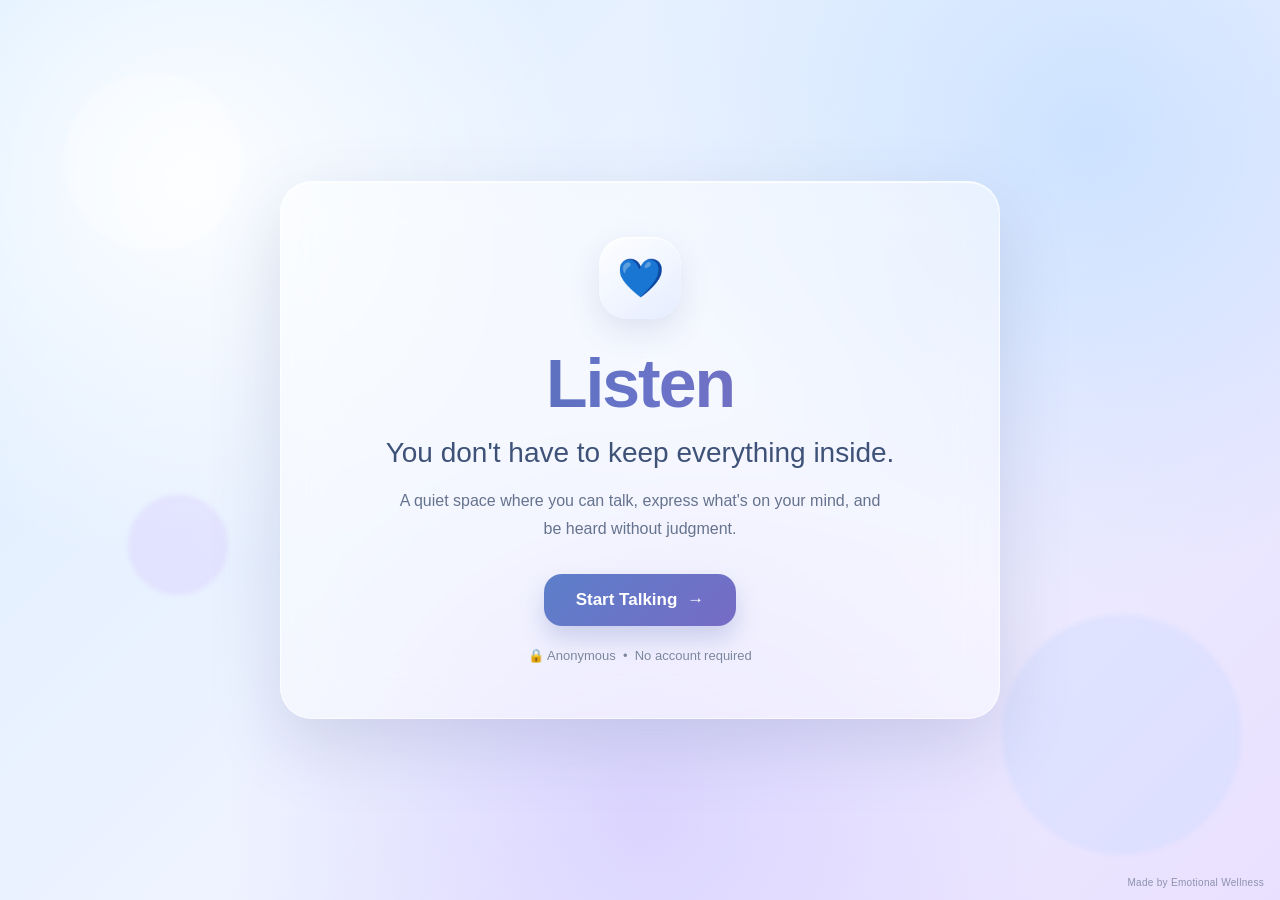
<file: index.html>
<!DOCTYPE html>
<html lang="en">
<head>
  <meta charset="UTF-8">
  <meta name="viewport" content="width=device-width, initial-scale=1.0">

  <title>Listen — Emotional Wellness</title>

  <style>
    * {
      margin: 0;
      padding: 0;
      box-sizing: border-box;
    }

    body {
      min-height: 100vh;
      font-family: -apple-system, BlinkMacSystemFont, "Segoe UI",
                   Roboto, Helvetica, Arial, sans-serif;

      background:
        radial-gradient(circle at 15% 20%, rgba(255,255,255,0.9), transparent 30%),
        radial-gradient(circle at 85% 15%, rgba(190,220,255,0.7), transparent 35%),
        radial-gradient(circle at 50% 90%, rgba(210,200,255,0.65), transparent 40%),
        linear-gradient(135deg, #dceeff, #eef3ff, #e9e0ff);

      display: flex;
      justify-content: center;
      align-items: center;

      color: #253858;
      overflow: hidden;
    }

    /* Soft floating background circles */

    .circle {
      position: fixed;
      border-radius: 50%;
      filter: blur(2px);
      opacity: 0.35;
      pointer-events: none;
      animation: float 8s ease-in-out infinite;
    }

    .circle.one {
      width: 180px;
      height: 180px;
      background: #ffffff;
      top: 8%;
      left: 5%;
    }

    .circle.two {
      width: 240px;
      height: 240px;
      background: #c9d9ff;
      bottom: 5%;
      right: 3%;
      animation-delay: 2s;
    }

    .circle.three {
      width: 100px;
      height: 100px;
      background: #d8c8ff;
      top: 55%;
      left: 10%;
      animation-delay: 4s;
    }

    @keyframes float {
      0%, 100% {
        transform: translateY(0);
      }

      50% {
        transform: translateY(-20px);
      }
    }

    /* Main card */

    .container {
      width: min(92%, 720px);
      padding: 55px 35px;
      text-align: center;

      background: rgba(255, 255, 255, 0.48);
      backdrop-filter: blur(25px);
      -webkit-backdrop-filter: blur(25px);

      border: 1px solid rgba(255, 255, 255, 0.65);
      border-radius: 32px;

      box-shadow:
        0 25px 70px rgba(70, 90, 140, 0.18),
        inset 0 1px 1px rgba(255,255,255,0.8);

      position: relative;
      z-index: 2;
    }

    /* Logo */

    .logo {
      width: 82px;
      height: 82px;

      margin: 0 auto 25px;

      display: flex;
      align-items: center;
      justify-content: center;

      border-radius: 28px;

      background: linear-gradient(
        145deg,
        rgba(255,255,255,0.9),
        rgba(220,230,255,0.65)
      );

      box-shadow:
        0 12px 30px rgba(80,100,160,0.15),
        inset 0 1px 1px rgba(255,255,255,0.9);

      font-size: 38px;
    }

    /* Heading */

    h1 {
      font-size: clamp(42px, 8vw, 68px);
      font-weight: 700;
      letter-spacing: -2px;
      margin-bottom: 15px;

      background: linear-gradient(
        90deg,
        #4267a8,
        #6874c9,
        #8567b5
      );

      -webkit-background-clip: text;
      -webkit-text-fill-color: transparent;
    }

    .tagline {
      font-size: clamp(20px, 4vw, 28px);
      font-weight: 500;
      color: #3e5278;
      margin-bottom: 18px;
    }

    .description {
      max-width: 500px;
      margin: 0 auto 32px;

      font-size: 16px;
      line-height: 1.7;

      color: #65738e;
    }

    /* Button */

    .start-button {
      display: inline-flex;
      align-items: center;
      justify-content: center;
      gap: 10px;

      padding: 16px 32px;

      border: none;
      border-radius: 18px;

      background: linear-gradient(
        135deg,
        #5c7fca,
        #766bc5
      );

      color: white;
      font-size: 17px;
      font-weight: 600;

      cursor: pointer;
      text-decoration: none;

      box-shadow:
        0 12px 25px rgba(83, 105, 180, 0.25);

      transition: all 0.25s ease;
    }

    .start-button:hover {
      transform: translateY(-3px);
      box-shadow:
        0 16px 32px rgba(83, 105, 180, 0.32);
    }

    .start-button:active {
      transform: translateY(0);
    }

    /* Privacy line */

    .privacy {
      margin-top: 22px;

      font-size: 13px;
      color: #7b879d;

      display: flex;
      justify-content: center;
      align-items: center;
      gap: 7px;
    }

    /* Bottom right credit */

    .credit {
      position: fixed;

      right: 16px;
      bottom: 12px;

      font-size: 10px;
      letter-spacing: 0.3px;

      color: rgba(65, 78, 110, 0.55);

      z-index: 10;

      user-select: none;
    }

    /* Mobile */

    @media (max-width: 600px) {

      .container {
        padding: 42px 22px;
        border-radius: 27px;
      }

      .logo {
        width: 70px;
        height: 70px;
        font-size: 32px;
        border-radius: 23px;
      }

      .description {
        font-size: 15px;
      }

      .start-button {
        width: 100%;
        max-width: 300px;
      }

      .credit {
        font-size: 9px;
        right: 10px;
        bottom: 8px;
      }
    }
  </style>
</head>

<body>

  <!-- Background decoration -->

  <div class="circle one"></div>
  <div class="circle two"></div>
  <div class="circle three"></div>


  <!-- Main opening page -->

  <main class="container">

    <div class="logo">
      💙
    </div>

    <h1>Listen</h1>

    <div class="tagline">
      You don't have to keep everything inside.
    </div>

    <p class="description">
      A quiet space where you can talk, express what's on your mind,
      and be heard without judgment.
    </p>

    <a href="chat.html" class="start-button">
      Start Talking
      <span>→</span>
    </a>

    <div class="privacy">
      🔒 Anonymous&nbsp; • &nbsp;No account required
    </div>

  </main>


  <!-- Small bottom-right credit -->

  <div class="credit">
    Made by Emotional Wellness
  </div>

</body>
</html>
</file>
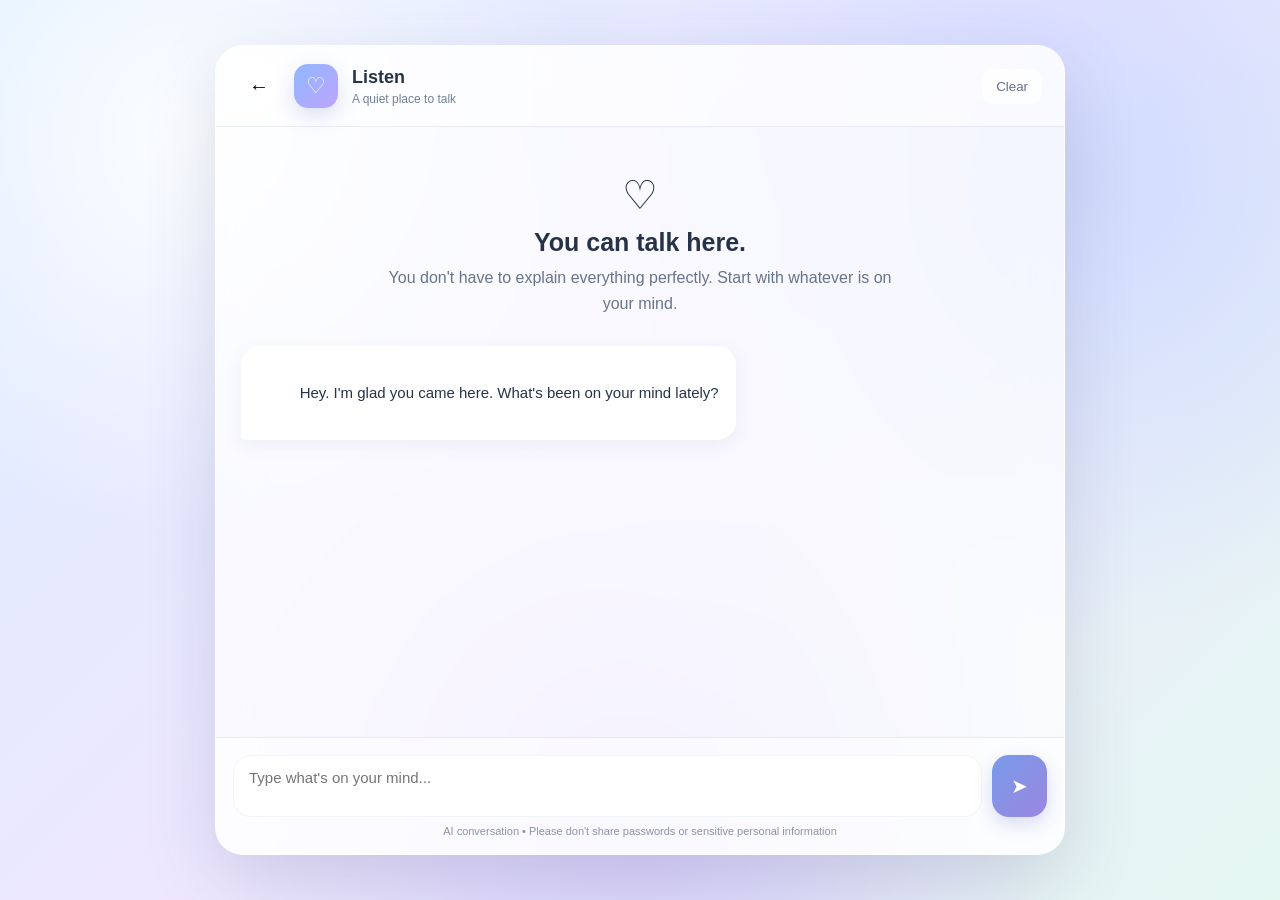
<file: chat.html>
<!DOCTYPE html>
<html lang="en">
<head>
  <meta charset="UTF-8">
  <meta name="viewport" content="width=device-width, initial-scale=1.0">

  <title>Listen — A quiet place to talk</title>

  <style>
    * {
      box-sizing: border-box;
    }

    body {
      margin: 0;
      min-height: 100vh;
      font-family: Arial, sans-serif;
      background:
        radial-gradient(circle at 15% 15%, rgba(255,255,255,0.9), transparent 30%),
        radial-gradient(circle at 85% 20%, rgba(190,210,255,0.6), transparent 35%),
        radial-gradient(circle at 50% 90%, rgba(210,195,255,0.7), transparent 40%),
        linear-gradient(135deg, #dceeff, #eee7ff, #e4f7f1);
      color: #263248;
      display: flex;
      justify-content: center;
      align-items: center;
      padding: 20px;
    }

    .app {
      width: 100%;
      max-width: 850px;
      height: 90vh;
      max-height: 850px;
      background: rgba(255,255,255,0.72);
      backdrop-filter: blur(20px);
      -webkit-backdrop-filter: blur(20px);
      border: 1px solid rgba(255,255,255,0.8);
      border-radius: 28px;
      box-shadow: 0 25px 70px rgba(70, 80, 120, 0.18);
      overflow: hidden;
      display: flex;
      flex-direction: column;
    }

    .header {
      display: flex;
      align-items: center;
      gap: 14px;
      padding: 18px 22px;
      border-bottom: 1px solid rgba(120,130,160,0.15);
      background: rgba(255,255,255,0.45);
    }

    .back {
      border: none;
      background: rgba(255,255,255,0.7);
      width: 42px;
      height: 42px;
      border-radius: 50%;
      cursor: pointer;
      font-size: 20px;
    }

    .logo {
      width: 44px;
      height: 44px;
      border-radius: 14px;
      display: flex;
      justify-content: center;
      align-items: center;
      background: linear-gradient(135deg, #91b7ff, #bca4ff);
      color: white;
      font-size: 22px;
      box-shadow: 0 8px 20px rgba(120,130,220,0.25);
    }

    .title {
      flex: 1;
    }

    .title h1 {
      margin: 0;
      font-size: 18px;
    }

    .title p {
      margin: 4px 0 0;
      font-size: 12px;
      color: #718096;
    }

    .clear {
      border: none;
      background: rgba(255,255,255,0.7);
      padding: 10px 14px;
      border-radius: 12px;
      cursor: pointer;
      color: #65708a;
    }

    .messages {
      flex: 1;
      overflow-y: auto;
      padding: 25px;
      scroll-behavior: smooth;
    }

    .welcome {
      text-align: center;
      margin: 20px auto 30px;
      max-width: 520px;
    }

    .welcome .heart {
      font-size: 40px;
      margin-bottom: 10px;
    }

    .welcome h2 {
      margin: 0 0 8px;
      font-size: 25px;
    }

    .welcome p {
      color: #68748a;
      line-height: 1.6;
      margin: 0;
    }

    .message-row {
      display: flex;
      margin: 13px 0;
    }

    .message-row.user {
      justify-content: flex-end;
    }

    .message {
      max-width: 75%;
      padding: 13px 17px;
      border-radius: 19px;
      line-height: 1.5;
      white-space: pre-wrap;
      word-wrap: break-word;
      font-size: 15px;
    }

    .message.ai {
      background: rgba(255,255,255,0.9);
      border-bottom-left-radius: 5px;
      box-shadow: 0 5px 18px rgba(80,90,120,0.08);
    }

    .message.user {
      background: linear-gradient(135deg, #809ff0, #9c88df);
      color: white;
      border-bottom-right-radius: 5px;
    }

    .typing {
      display: none;
      width: fit-content;
      background: rgba(255,255,255,0.9);
      padding: 12px 17px;
      border-radius: 18px;
      color: #7c879b;
      font-size: 14px;
      margin: 10px 0;
    }

    .input-area {
      padding: 17px;
      border-top: 1px solid rgba(120,130,160,0.15);
      background: rgba(255,255,255,0.5);
    }

    form {
      display: flex;
      gap: 10px;
    }

    textarea {
      flex: 1;
      resize: none;
      border: none;
      outline: none;
      background: rgba(255,255,255,0.9);
      border-radius: 18px;
      padding: 14px 16px;
      font-family: inherit;
      font-size: 15px;
      min-height: 50px;
      max-height: 120px;
      box-shadow: inset 0 0 0 1px rgba(100,110,140,0.08);
    }

    .send {
      width: 55px;
      border: none;
      border-radius: 17px;
      background: linear-gradient(135deg, #789bea, #9b86df);
      color: white;
      cursor: pointer;
      font-size: 20px;
      box-shadow: 0 7px 18px rgba(110,120,210,0.25);
    }

    .send:disabled {
      opacity: 0.5;
      cursor: not-allowed;
    }

    .note {
      text-align: center;
      margin-top: 8px;
      font-size: 11px;
      color: #8a94a6;
    }

    @media (max-width: 600px) {
      body {
        padding: 0;
      }

      .app {
        height: 100vh;
        max-height: none;
        border-radius: 0;
      }

      .messages {
        padding: 18px;
      }

      .message {
        max-width: 85%;
      }

      .clear {
        font-size: 11px;
        padding: 8px;
      }
    }
  </style>
</head>

<body>

  <div class="app">

    <div class="header">

      <button class="back" onclick="goHome()">←</button>

      <div class="logo">♡</div>

      <div class="title">
        <h1>Listen</h1>
        <p>A quiet place to talk</p>
      </div>

      <button class="clear" onclick="clearChat()">Clear</button>

    </div>


    <div class="messages" id="messages">

      <div class="welcome" id="welcome">
        <div class="heart">♡</div>

        <h2>You can talk here.</h2>

        <p>
          You don't have to explain everything perfectly.
          Start with whatever is on your mind.
        </p>
      </div>


      <div class="message-row">
        <div class="message ai">
          Hey. I'm glad you came here. What's been on your mind lately?
        </div>
      </div>


      <div class="typing" id="typing">
        Listen is thinking...
      </div>

    </div>


    <div class="input-area">

      <form id="chatForm">

        <textarea
          id="messageInput"
          maxlength="2000"
          placeholder="Type what's on your mind..."
          required
        ></textarea>

        <button class="send" id="sendButton" type="submit">
          ➤
        </button>

      </form>

      <div class="note">
        AI conversation • Please don't share passwords or sensitive personal information
      </div>

    </div>

  </div>


  <script>

    /*
      YOUR CLOUDFLARE WORKER
    */

    const WORKER_URL =
      "https://listen-ai.nandish2509.workers.dev/";


    const form = document.getElementById("chatForm");
    const input = document.getElementById("messageInput");
    const messages = document.getElementById("messages");
    const typing = document.getElementById("typing");
    const sendButton = document.getElementById("sendButton");
    const welcome = document.getElementById("welcome");


    function goHome() {
      window.location.href = "index.html";
    }


    function clearChat() {

      messages.innerHTML = "";

      messages.appendChild(welcome);

      const firstMessage = document.createElement("div");

      firstMessage.className = "message-row";

      firstMessage.innerHTML = `
        <div class="message ai">
          Hey. I'm glad you came here. What's been on your mind lately?
        </div>
      `;

      messages.appendChild(firstMessage);

      messages.appendChild(typing);

      typing.style.display = "none";
    }


    function addMessage(text, type) {

      const row = document.createElement("div");

      row.className = "message-row " + type;

      const bubble = document.createElement("div");

      bubble.className = "message " + type;

      bubble.textContent = text;

      row.appendChild(bubble);

      messages.appendChild(row);

      messages.scrollTop = messages.scrollHeight;
    }


    function showTyping() {

      typing.style.display = "block";

      messages.appendChild(typing);

      messages.scrollTop = messages.scrollHeight;
    }


    function hideTyping() {

      typing.style.display = "none";
    }


    async function sendMessage(text) {

      try {

        const response = await fetch(WORKER_URL, {

          method: "POST",

          headers: {
            "Content-Type": "application/json"
          },

          body: JSON.stringify({
            message: text
          })

        });


        const data = await response.json();


        if (!response.ok) {

          throw new Error(
            data.error || "Something went wrong."
          );

        }


        hideTyping();

        addMessage(
          data.reply || "I'm here to listen. Tell me more.",
          "ai"
        );


      } catch (error) {

        hideTyping();

        addMessage(
          "I'm sorry, I couldn't connect right now. Please try again in a moment.",
          "ai"
        );

        console.error("Connection error:", error);

      }

    }


    form.addEventListener("submit", async function(event) {

      event.preventDefault();


      const text = input.value.trim();


      if (!text) {
        return;
      }


      addMessage(text, "user");


      input.value = "";

      input.disabled = true;

      sendButton.disabled = true;


      showTyping();


      await sendMessage(text);


      input.disabled = false;

      sendButton.disabled = false;

      input.focus();

    });


    input.addEventListener("keydown", function(event) {

      if (
        event.key === "Enter" &&
        !event.shiftKey
      ) {

        event.preventDefault();

        form.requestSubmit();

      }

    });

  </script>

</body>
</html>
</file>
